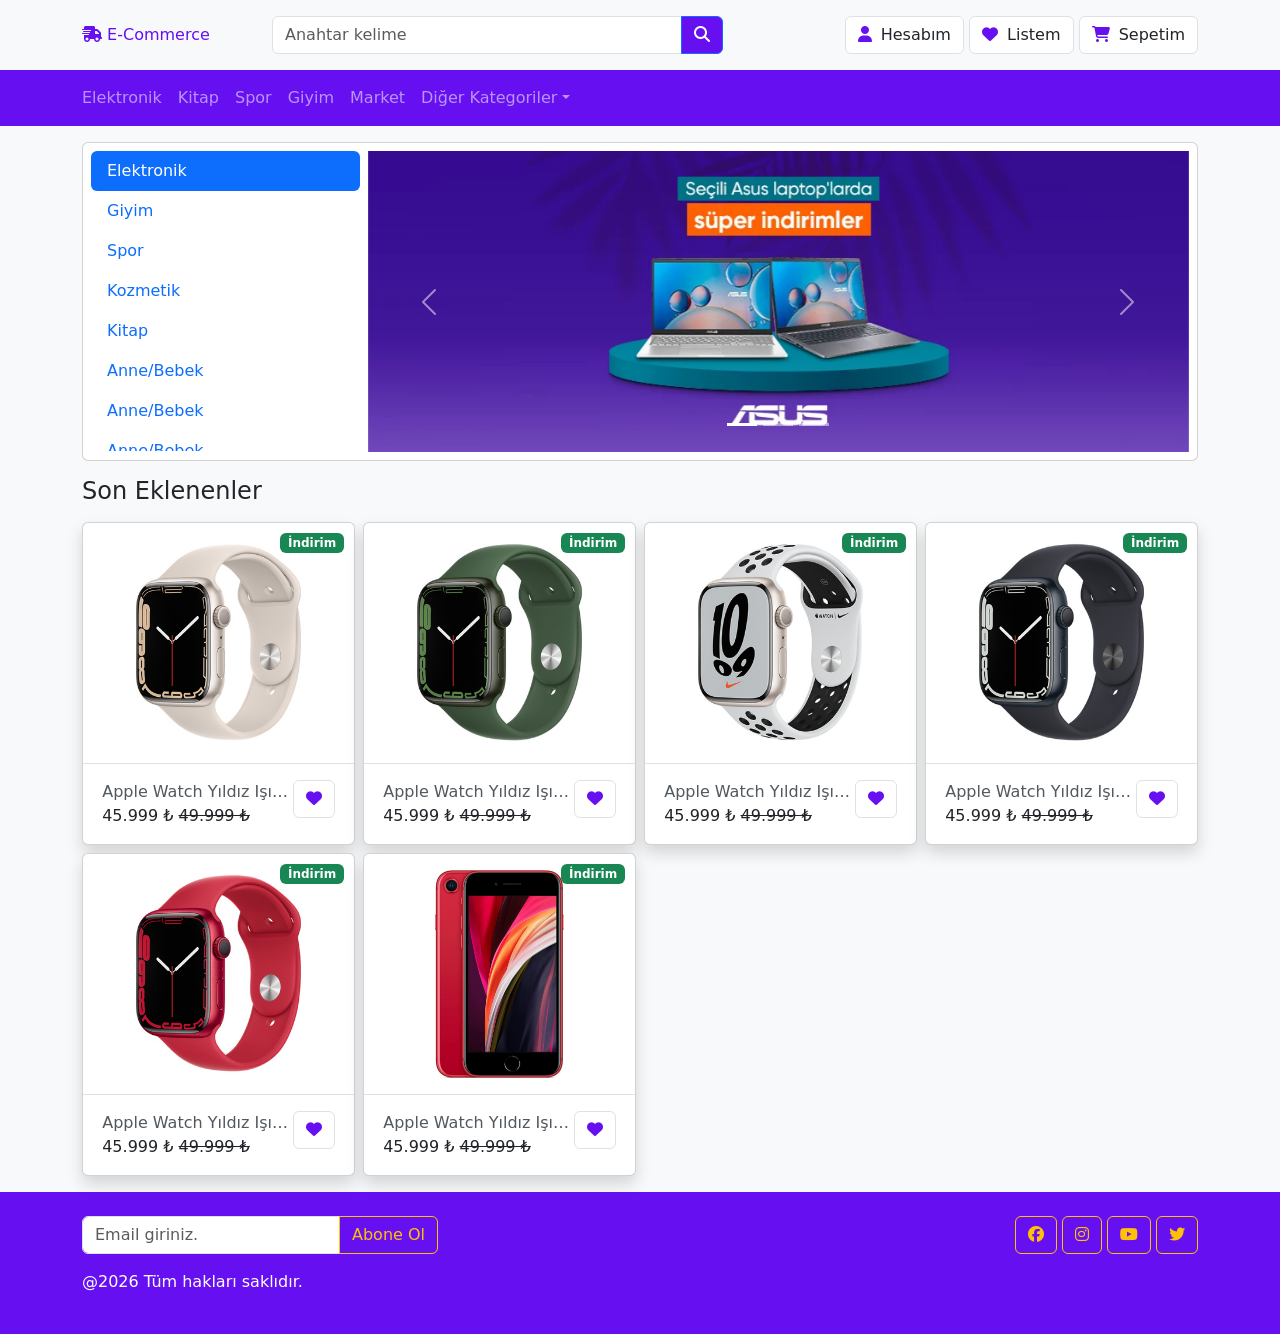
<file: index.html>
<!DOCTYPE html>
<html lang="en">
<head>
    <meta charset="UTF-8">
    <meta name="viewport" content="width=device-width, initial-scale=1.0">
    <link rel="stylesheet" href="https://cdnjs.cloudflare.com/ajax/libs/bootstrap/5.3.3/css/bootstrap.min.css" />
    <link rel="stylesheet" href="https://cdnjs.cloudflare.com/ajax/libs/font-awesome/6.7.0/css/all.min.css" />
    <link rel="stylesheet" href="css/styles.css">
    <title>E-Commerce</title>
</head>
<body class="bg-light">
    
    <header>
        <section class="top-bar">
            <div class="container">
                <div class="row gy-2 align-items-center">
                    <div class="col-lg-2 col-sm-4 col-4">
                        <a href="index.html" class="navbar-brand"><i class="fa-solid fa-truck-fast"></i> E-Commerce</a>
                    </div>
                   
                    <div class="col-lg-5 col-sm-8 col-8 order-lg-last">
                        <div class="text-end">
                            <a href="#" class="btn btn-light">
                                <i class="fa fa-user"></i> <span class="ms-1 d-none d-sm-inline-block">Hesabım</span>
                            </a>
                            <a href="#" class="btn btn-light">
                                <i class="fa fa-heart"></i> <span class="ms-1 d-none d-sm-inline-block">Listem</span>
                            </a>
                            <a href="shopping-cart.html" class="btn btn-light">
                                <i class="fa fa-shopping-cart"></i> <span class="ms-1 d-none d-sm-inline-block">Sepetim</span>
                            </a>
                        </div>
                    </div>
                    <div class="col-lg-5">
                        <form>
                            <div class="input-group">
                                <input type="text" placeholder="Anahtar kelime" class="form-control">
                                <button class="btn btn-primary"><i class="fa fa-search"></i></button>
                            </div>
                        </form>
                    </div>
                </div>
            </div>
        </section>

        <nav class="navbar navbar-dark bg-primary navbar-expand-lg">
            <div class="container">
                <button type="button" class="navbar-toggler" data-bs-toggle="collapse" data-bs-target="#navbar">
                    <span class="navbar-toggler-icon"></span>
                </button>
                <div class="collapse navbar-collapse" id="navbar">
                    <ul class="navbar-nav">
                        <li class="nav-item">
                            <a href="#" class="nav-link ps-0">Elektronik</a>
                        </li>
                        <li class="nav-item">
                            <a href="#" class="nav-link">Kitap</a>
                        </li>
                        <li class="nav-item">
                            <a href="#" class="nav-link">Spor</a>
                        </li>
                        <li class="nav-item">
                            <a href="#" class="nav-link">Giyim</a>
                        </li>
                        <li class="nav-item">
                            <a href="#" class="nav-link">Market</a>
                        </li>
                        <li class="nav-item dropdown">
                            <a href="#" class="nav-link dropdown-toggle" data-bs-toggle="dropdown" >Diğer Kategoriler</a>
                            <ul class="dropdown-menu">
                                <li><a href="#" class="dropdown-item">Kategori 1</a></li>
                                <li><a href="#" class="dropdown-item">Kategori 2</a></li>
                                <li><a href="#" class="dropdown-item">Kategori 3</a></li>
                            </ul>
                        </li>
                    </ul>
                </div>
            </div>
        </nav>
    </header>

    <section class="mt-3">
        <div class="container">
            <div class="card">
                <div class="row p-1 p-lg-2 gx-2">
                    <div class="col-lg-3 d-none d-lg-block">
                        <!-- menu -->
                        <nav class="nav nav-pills flex-column flex-nowrap overflow-auto slider_nav">
                            <a href="#" class="nav-link active">Elektronik</a>
                            <a href="#" class="nav-link">Giyim</a>
                            <a href="#" class="nav-link">Spor</a>
                            <a href="#" class="nav-link">Kozmetik</a>
                            <a href="#" class="nav-link">Kitap</a>
                            <a href="#" class="nav-link">Anne/Bebek</a>
                            <a href="#" class="nav-link">Anne/Bebek</a>
                            <a href="#" class="nav-link">Anne/Bebek</a>
                            <a href="#" class="nav-link">Anne/Bebek</a>
                            <a href="#" class="nav-link">Anne/Bebek</a>
                            <a href="#" class="nav-link">Anne/Bebek</a>
                        </nav>
                    </div>
                    <div class="col-lg-9">
                        <!-- slider -->
                        <div id="slider" class="carousel slide" data-bs-ride="carousel">
                            <div class="carousel-indicators">
                                <button type="button" data-bs-target="#slider" data-bs-slide-to="0" class="active"></button>
                                <button type="button" data-bs-target="#slider" data-bs-slide-to="1" ></button>
                                <button type="button" data-bs-target="#slider" data-bs-slide-to="2" ></button>
                            </div>
                            <div class="carousel-inner">
                                <div class="carousel-item active">
                                    <img src="/img/slider-1.jpeg" alt="slider 1" class="d-block w-100">
                                </div>
                                <div class="carousel-item">
                                    <img src="/img/slider-2.jpeg" alt="slider 2" class="d-block w-100">
                                </div>
                                <div class="carousel-item">
                                    <img src="/img/slider-3.jpeg" alt="slider 3" class="d-block w-100">
                                </div>
                            </div>
                            <button type="button" class="carousel-control-prev" data-bs-target="#slider" data-bs-slide="prev">
                                <span class="carousel-control-prev-icon"></span>
                            </button>
                            <button type="button" class="carousel-control-next" data-bs-target="#slider" data-bs-slide="next">
                                <span class="carousel-control-next-icon"></span>
                            </button>
                        </div>
                    </div>
                </div>
            </div>
        </div>
    </section>

    <section class="mt-3">
        <div class="container">
            <h3 class="h4 mb-1 mb-lg-3">Son Eklenenler</h3>

            <div class="row row-cols-2 row-cols-md-3 row-cols-lg-4 g-2">
                <div class="col">
                    <div class="card shadow">
                        <div class="img-wrap">
                            <span class="badge bg-success">İndirim</span>
                            <img src="img/1.jpeg" alt="ürün 1" class="card-img-top">
                        </div>

                        <div class="border-top info-wrap">
                            <a href="#" class="float-end btn btn-light">
                                <i class="fa fa-heart"></i>
                            </a>
                            <a href="details.html" class="title text-truncate">Apple Watch Yıldız Işığı Alüminyum Kasa ve Spor Kordon</a>
                            <div class="price-wrap">
                                <span class="price-discount">45.999 ₺</span>
                                <del class="price">49.999 ₺</del>
                            </div>
                        </div>
                    </div>
                </div>
                <div class="col">
                    <div class="card shadow">
                        <div class="img-wrap">
                            <span class="badge bg-success">İndirim</span>
                            <img src="img/2.jpeg" alt="ürün 1" class="card-img-top">
                        </div>

                        <div class="border-top info-wrap">
                            <a href="#" class="float-end btn btn-light">
                                <i class="fa fa-heart"></i>
                            </a>
                            <a href="#" class="title text-truncate">Apple Watch Yıldız Işığı Alüminyum Kasa ve spor Kordon</a>
                            <div class="price-wrap">
                                <span class="price-discount">45.999 ₺</span>
                                <del class="price">49.999 ₺</del>
                            </div>
                        </div>
                    </div>
                </div>
                <div class="col">
                    <div class="card shadow">
                        <div class="img-wrap">
                            <span class="badge bg-success">İndirim</span>
                            <img src="img/3.jpeg" alt="ürün 1" class="card-img-top">
                        </div>

                        <div class="border-top info-wrap">
                            <a href="#" class="float-end btn btn-light">
                                <i class="fa fa-heart"></i>
                            </a>
                            <a href="#" class="title text-truncate">Apple Watch Yıldız Işığı Alüminyum Kasa ve spor Kordon</a>
                            <div class="price-wrap">
                                <span class="price-discount">45.999 ₺</span>
                                <del class="price">49.999 ₺</del>
                            </div>
                        </div>
                    </div>
                </div>
                <div class="col">
                    <div class="card shadow">
                        <div class="img-wrap">
                            <span class="badge bg-success">İndirim</span>
                            <img src="img/4.jpeg" alt="ürün 1" class="card-img-top">
                        </div>

                        <div class="border-top info-wrap">
                            <a href="#" class="float-end btn btn-light">
                                <i class="fa fa-heart"></i>
                            </a>
                            <a href="#" class="title text-truncate">Apple Watch Yıldız Işığı Alüminyum Kasa ve spor Kordon</a>
                            <div class="price-wrap">
                                <span class="price-discount">45.999 ₺</span>
                                <del class="price">49.999 ₺</del>
                            </div>
                        </div>
                    </div>
                </div>
                <div class="col">
                    <div class="card shadow">
                        <div class="img-wrap">
                            <span class="badge bg-success">İndirim</span>
                            <img src="img/5.jpeg" alt="ürün 1" class="card-img-top">
                        </div>

                        <div class="border-top info-wrap">
                            <a href="#" class="float-end btn btn-light">
                                <i class="fa fa-heart"></i>
                            </a>
                            <a href="#" class="title text-truncate">Apple Watch Yıldız Işığı Alüminyum Kasa ve spor Kordon</a>
                            <div class="price-wrap">
                                <span class="price-discount">45.999 ₺</span>
                                <del class="price">49.999 ₺</del>
                            </div>
                        </div>
                    </div>
                </div>
                <div class="col">
                    <div class="card shadow">
                        <div class="img-wrap">
                            <span class="badge bg-success">İndirim</span>
                            <img src="img/6.jpeg" alt="ürün 1" class="card-img-top">
                        </div>

                        <div class="border-top info-wrap">
                            <a href="#" class="float-end btn btn-light">
                                <i class="fa fa-heart"></i>
                            </a>
                            <a href="#" class="title text-truncate">Apple Watch Yıldız Işığı Alüminyum Kasa ve spor Kordon</a>
                            <div class="price-wrap">
                                <span class="price-discount">45.999 ₺</span>
                                <del class="price">49.999 ₺</del>
                            </div>
                        </div>
                    </div>
                </div>
            </div>
        </div>
    </section>

    <footer class="mt-3 py-4 bg-primary">
        <div class="container">
            <div class="row gy-3">
                <div class="col-md-6 col-lg-4">
                    <form>
                        <div class="input-group">
                            <input type="email" class="form-control" placeholder="Email giriniz.">
                            <button type="button" class="btn btn-outline-warning">Abone Ol</button>
                        </div>
                    </form>
                </div>
                <div class="col-md-6 col-lg-8">
                    <nav class="text-center text-md-end">
                        <a href="#" class="btn btn-icon btn-outline-warning">
                            <i class="fab fa-facebook"></i>
                        </a>
                        <a href="#" class="btn btn-icon btn-outline-warning">
                            <i class="fab fa-instagram"></i>
                        </a>
                        <a href="#" class="btn btn-icon btn-outline-warning">
                            <i class="fab fa-youtube"></i>
                        </a>
                        <a href="#" class="btn btn-icon btn-outline-warning">
                            <i class="fab fa-twitter"></i>
                        </a>
                    </nav>
                </div>
                <div class="col-12">
                    <p class="text-center text-md-start text-white">
                        @2026 Tüm hakları saklıdır.
                    </p>
                </div>
            </div>
        </div>
    </footer>

    <script src="https://cdnjs.cloudflare.com/ajax/libs/bootstrap/5.3.3/js/bootstrap.bundle.min.js"></script>
</body>
</html>
</file>
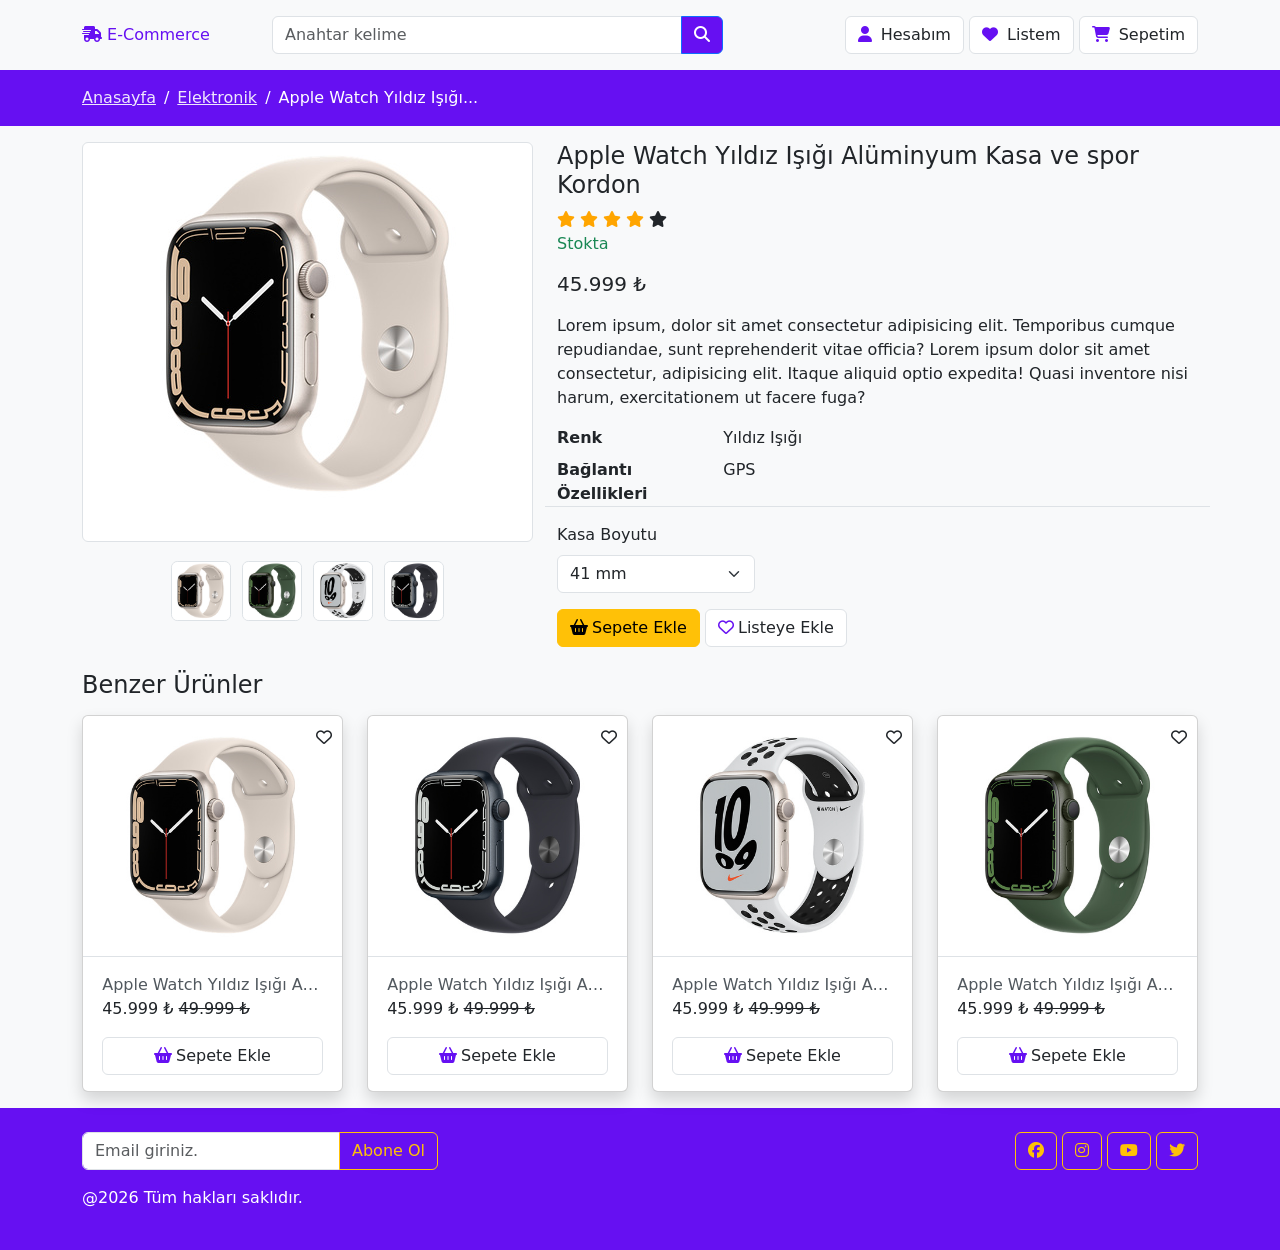
<file: details.html>
<!DOCTYPE html>
<html lang="en">

<head>
    <meta charset="UTF-8">
    <meta name="viewport" content="width=device-width, initial-scale=1.0">
    <link rel="stylesheet" href="https://cdnjs.cloudflare.com/ajax/libs/bootstrap/5.3.3/css/bootstrap.min.css" />
    <link rel="stylesheet" href="https://cdnjs.cloudflare.com/ajax/libs/font-awesome/6.7.0/css/all.min.css" />
    <link rel="stylesheet" href="css/styles.css">
    <title>E-Commerce</title>
</head>

<body class="bg-light">

    <header>
        <section class="top-bar">
            <div class="container">
                <div class="row gy-2 align-items-center">
                    <div class="col-lg-2 col-sm-4 col-4">
                        <a href="index.html" class="navbar-brand"><i class="fa-solid fa-truck-fast"></i> E-Commerce</a>
                    </div>

                    <div class="col-lg-5 col-sm-8 col-8 order-lg-last">
                        <div class="text-end">
                            <a href="#" class="btn btn-light">
                                <i class="fa fa-user"></i> <span class="ms-1 d-none d-sm-inline-block">Hesabım</span>
                            </a>
                            <a href="#" class="btn btn-light">
                                <i class="fa fa-heart"></i> <span class="ms-1 d-none d-sm-inline-block">Listem</span>
                            </a>
                            <a href="#" class="btn btn-light">
                                <i class="fa fa-shopping-cart"></i> <span
                                    class="ms-1 d-none d-sm-inline-block">Sepetim</span>
                            </a>
                        </div>
                    </div>
                    <div class="col-lg-5">
                        <form>
                            <div class="input-group">
                                <input type="text" placeholder="Anahtar kelime" class="form-control">
                                <button class="btn btn-primary"><i class="fa fa-search"></i></button>
                            </div>
                        </form>
                    </div>
                </div>
            </div>
        </section>

        <section class="bg-primary p-3">
            <div class="container">
                <nav>
                    <ol class="breadcrumb mb-0">
                        <li class="breadcrumb-item">
                            <a href="index.html">Anasayfa</a>
                        </li>
                        <li class="breadcrumb-item">
                            <a href="#">Elektronik</a>
                        </li>
                        <li class="breadcrumb-item">
                            Apple Watch Yıldız Işığı...
                        </li>
                    </ol>
                </nav>
            </div>
        </section>
    </header>

    <section class="mt-3">
        <div class="container">
            <div class="row">
                <div class="col-lg-5">
                    <div class="gallery-wrap">
                        <div class="img-big-wrap img-thumbnail">
                            <a href="img/1-big.jpeg" data-type="image" data-fslightbox>
                                <img src="img/1.jpeg" alt="">
                            </a>
                        </div>
                        <div class="thumbs-wrap">
                            <a href="img/1-big.jpeg" data-type="image" data-fslightbox>
                                <img src="img/1.jpeg" height="60" alt="">
                            </a>
                            <a href="img/2-big.jpeg" data-type="image" data-fslightbox>
                                <img src="img/2.jpeg" height="60" alt="">
                            </a>
                            <a href="img/3-big.jpeg" data-type="image" data-fslightbox>
                                <img src="img/3.jpeg" height="60" alt="">
                            </a>
                            <a href="img/4-big.jpeg" data-type="image" data-fslightbox>
                                <img src="img/4.jpeg" height="60" alt="">
                            </a>
                        </div>
                    </div>
                </div>
                <div class="col-lg-7">
                    <!-- ürün detayları -->
                    <article>
                        <h4 class="title text-dark">Apple Watch Yıldız Işığı Alüminyum Kasa ve spor Kordon</h4>
                        <div class="rating-wrap">
                            <span class="fa fa-star checked"></span>
                            <span class="fa fa-star checked"></span>
                            <span class="fa fa-star checked"></span>
                            <span class="fa fa-star checked"></span>
                            <span class="fa fa-star"></span>
                        </div>
                        <p class="text-success">Stokta</p>
                        <div class="mb-3"><b class="price h5">45.999 ₺</b></div>
                        <div class="product-description">Lorem ipsum, dolor sit amet consectetur adipisicing elit.
                            Temporibus cumque repudiandae, sunt reprehenderit vitae officia?
                            Lorem ipsum dolor sit amet consectetur, adipisicing elit.
                            Itaque aliquid optio expedita! Quasi inventore nisi harum, exercitationem ut facere fuga?
                        </div>
                        <dl class="row border-bottom mt-3">
                            <dt class="col-3">Renk</dt>
                            <dd class="col-9">Yıldız Işığı</dd>
                            <dt class="col-3">Bağlantı Özellikleri</dt>
                            <dd class="col-9">GPS</dd>
                        </dl>
                        <div class="row mb-3">
                            <div class="col-md-4 col-6">
                                <label class="form-label">Kasa Boyutu</label>
                                <select class="form-select">
                                    <option value="">41 mm</option>
                                    <option value="">45 mm</option>
                                </select>
                            </div>
                        </div>
                        <div class="buttons">
                            <a href="" class="btn btn-warning">
                                <i class="fa fa-shopping-basket me-1"></i>Sepete Ekle
                            </a>
                            <a href="" class="btn btn-light">
                                <i class="fa-regular fa-heart basket me-1"></i>Listeye Ekle
                            </a>
                        </div>
                    </article>
                </div>
            </div>
        </div>
    </section>

    <section class="mt-4">
        <div class="container">
            <h4 class="mb-3">Benzer Ürünler</h4>
            <div class="row gy-3">
                <div class="col-lg-3 col-sm-6">
                    <div class="card shadow">
                        <div class="img-wrap">
                            <span><i class="fa-regular fa-heart"></i></span>
                            <img src="img/1.jpeg" alt="ürün 1" class="card-img-top">
                        </div>

                        <div class="border-top info-wrap">
                            <a href="details.html" class="title text-truncate">Apple Watch Yıldız Işığı Alüminyum Kasa
                                ve Spor Kordon</a>
                            <div class="price-wrap mb-3">
                                <span class="price-discount">45.999 ₺</span>
                                <del class="price">49.999 ₺</del>
                            </div>
                            <a href="" class="btn btn-light w-100"><i class="fa fa-shopping-basket me-1"></i>Sepete Ekle</a>
                        </div>
                    </div>
                    
                </div>
                                <div class="col-lg-3 col-sm-6">
                    <div class="card shadow">
                        <div class="img-wrap">
                            <span><i class="fa-regular fa-heart"></i></span>
                            <img src="img/4.jpeg" alt="ürün 1" class="card-img-top">
                        </div>

                        <div class="border-top info-wrap">
                            <a href="details.html" class="title text-truncate">Apple Watch Yıldız Işığı Alüminyum Kasa
                                ve Spor Kordon</a>
                            <div class="price-wrap mb-3">
                                <span class="price-discount">45.999 ₺</span>
                                <del class="price">49.999 ₺</del>
                            </div>
                            <a href="" class="btn btn-light w-100"><i class="fa fa-shopping-basket me-1"></i>Sepete Ekle</a>
                        </div>
                    </div>
                    
                </div>
                                <div class="col-lg-3 col-sm-6">
                    <div class="card shadow">
                        <div class="img-wrap">
                            <span><i class="fa-regular fa-heart"></i></span>
                            <img src="img/3.jpeg" alt="ürün 1" class="card-img-top">
                        </div>

                        <div class="border-top info-wrap">
                            <a href="details.html" class="title text-truncate">Apple Watch Yıldız Işığı Alüminyum Kasa
                                ve Spor Kordon</a>
                            <div class="price-wrap mb-3">
                                <span class="price-discount">45.999 ₺</span>
                                <del class="price">49.999 ₺</del>
                            </div>
                            <a href="" class="btn btn-light w-100"><i class="fa fa-shopping-basket me-1"></i>Sepete Ekle</a>
                        </div>
                    </div>
                    
                </div>
                                <div class="col-lg-3 col-sm-6">
                    <div class="card shadow">
                        <div class="img-wrap">
                            <span><i class="fa-regular fa-heart"></i></span>
                            <img src="img/2.jpeg" alt="ürün 1" class="card-img-top">
                        </div>

                        <div class="border-top info-wrap">
                            <a href="details.html" class="title text-truncate">Apple Watch Yıldız Işığı Alüminyum Kasa
                                ve Spor Kordon</a>
                            <div class="price-wrap mb-3">
                                <span class="price-discount">45.999 ₺</span>
                                <del class="price">49.999 ₺</del>
                            </div>
                            <a href="" class="btn btn-light w-100"><i class="fa fa-shopping-basket me-1"></i>Sepete Ekle</a>
                        </div>
                    </div>
                    
                </div>
            </div>
        </div>
    </section>

    <footer class="mt-3 py-4 bg-primary">
        <div class="container">
            <div class="row gy-3">
                <div class="col-md-6 col-lg-4">
                    <form>
                        <div class="input-group">
                            <input type="email" class="form-control" placeholder="Email giriniz.">
                            <button type="button" class="btn btn-outline-warning">Abone Ol</button>
                        </div>
                    </form>
                </div>
                <div class="col-md-6 col-lg-8">
                    <nav class="text-center text-md-end">
                        <a href="#" class="btn btn-icon btn-outline-warning">
                            <i class="fab fa-facebook"></i>
                        </a>
                        <a href="#" class="btn btn-icon btn-outline-warning">
                            <i class="fab fa-instagram"></i>
                        </a>
                        <a href="#" class="btn btn-icon btn-outline-warning">
                            <i class="fab fa-youtube"></i>
                        </a>
                        <a href="#" class="btn btn-icon btn-outline-warning">
                            <i class="fab fa-twitter"></i>
                        </a>
                    </nav>
                </div>
                <div class="col-12">
                    <p class="text-center text-md-start text-white">
                        @2026 Tüm hakları saklıdır.
                    </p>
                </div>
            </div>
        </div>
    </footer>

    <script src="/js/fslightbox.js"></script>
    <script src="https://cdnjs.cloudflare.com/ajax/libs/bootstrap/5.3.3/js/bootstrap.bundle.min.js"></script>
</body>

</html>
</file>
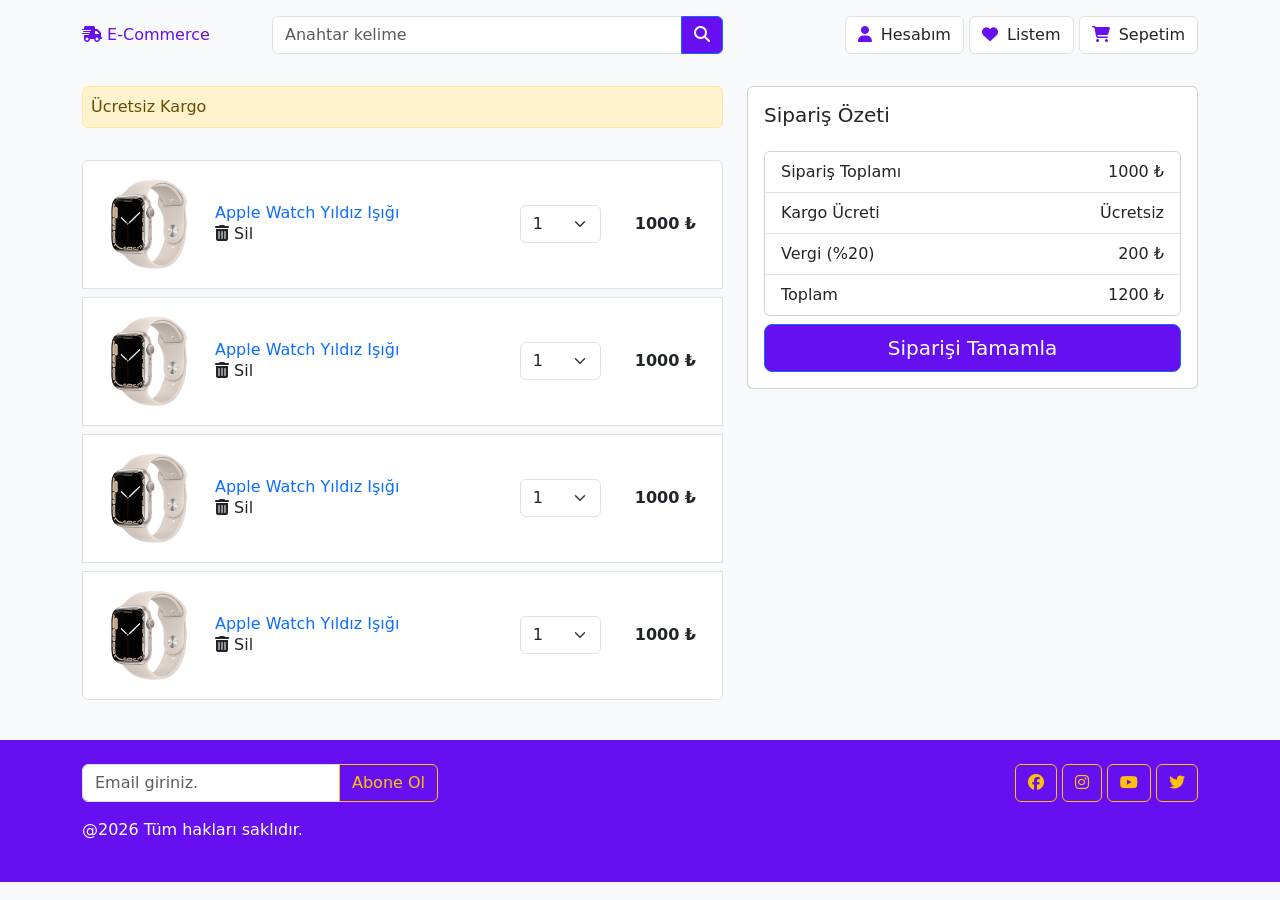
<file: shopping-cart.html>
<!DOCTYPE html>
<html lang="en">
<head>
    <meta charset="UTF-8">
    <meta name="viewport" content="width=device-width, initial-scale=1.0">
    <link rel="stylesheet" href="https://cdnjs.cloudflare.com/ajax/libs/bootstrap/5.3.3/css/bootstrap.min.css" />
    <link rel="stylesheet" href="https://cdnjs.cloudflare.com/ajax/libs/font-awesome/6.7.0/css/all.min.css" />
    <link rel="stylesheet" href="css/styles.css">
    <title>E-Commerce</title>
</head>
<body class="bg-light">
    
    <header>
        <section class="top-bar">
            <div class="container">
                <div class="row gy-2 align-items-center">
                    <div class="col-lg-2 col-sm-4 col-4">
                        <a href="index.html" class="navbar-brand"><i class="fa-solid fa-truck-fast"></i> E-Commerce</a>
                    </div>
                   
                    <div class="col-lg-5 col-sm-8 col-8 order-lg-last">
                        <div class="text-end">
                            <a href="#" class="btn btn-light">
                                <i class="fa fa-user"></i> <span class="ms-1 d-none d-sm-inline-block">Hesabım</span>
                            </a>
                            <a href="#" class="btn btn-light">
                                <i class="fa fa-heart"></i> <span class="ms-1 d-none d-sm-inline-block">Listem</span>
                            </a>
                            <a href="#" class="btn btn-light">
                                <i class="fa fa-shopping-cart"></i> <span class="ms-1 d-none d-sm-inline-block">Sepetim</span>
                            </a>
                        </div>
                    </div>
                    <div class="col-lg-5">
                        <form>
                            <div class="input-group">
                                <input type="text" placeholder="Anahtar kelime" class="form-control">
                                <button class="btn btn-primary"><i class="fa fa-search"></i></button>
                            </div>
                        </form>
                    </div>
                </div>
            </div>
        </section>
    </header>

    <section class="mt-3">
        <div class="container">
            <div class="row">
                <div class="col-lg-7">
                    <div class="alert alert-warning p-2">Ücretsiz Kargo</div>
                    <div class="py-3">
                        <ul class="list-group">
                            <li class="py-3 mb-2 border-top list-group-item">
                                <div class="row align-items-center">
                                    <div class="col-8">
                                        <div class="d-flex align-items-center">
                                            <img src="/img/1.jpeg" style="width: 100px;" alt="">
                                            <div class="ms-3">
                                                <a class="text-decoration-none" href="#">
                                                    <h6 class="mb-0">Apple Watch Yıldız Işığı</h6>
                                                </a>
                                                <i class="fa-solid fa-trash-can"></i> Sil
                                            </div>
                                        </div>
                                    </div>
                                    <div class="col-2">
                                        <select class="form-select">
                                            <option>1</option>
                                            <option>2</option>
                                            <option>3</option>
                                        </select>
                                    </div>
                                    <div class="col-2 text-center">
                                        <span class="fw-bold">1000 ₺</span>
                                    </div>
                                </div>
                            </li>
                            <li class="py-3 mb-2 border-top list-group-item">
                                <div class="row align-items-center">
                                    <div class="col-8">
                                        <div class="d-flex align-items-center">
                                            <img src="/img/1.jpeg" style="width: 100px;" alt="">
                                            <div class="ms-3">
                                                <a class="text-decoration-none" href="#">
                                                    <h6 class="mb-0">Apple Watch Yıldız Işığı</h6>
                                                </a>
                                                <i class="fa-solid fa-trash-can"></i> Sil
                                            </div>
                                        </div>
                                    </div>
                                    <div class="col-2">
                                        <select class="form-select">
                                            <option>1</option>
                                            <option>2</option>
                                            <option>3</option>
                                        </select>
                                    </div>
                                    <div class="col-2 text-center">
                                        <span class="fw-bold">1000 ₺</span>
                                    </div>
                                </div>
                            </li>
                            <li class="py-3 mb-2 border-top list-group-item">
                                <div class="row align-items-center">
                                    <div class="col-8">
                                        <div class="d-flex align-items-center">
                                            <img src="/img/1.jpeg" style="width: 100px;" alt="">
                                            <div class="ms-3">
                                                <a class="text-decoration-none" href="#">
                                                    <h6 class="mb-0">Apple Watch Yıldız Işığı</h6>
                                                </a>
                                                <i class="fa-solid fa-trash-can"></i> Sil
                                            </div>
                                        </div>
                                    </div>
                                    <div class="col-2">
                                        <select class="form-select">
                                            <option>1</option>
                                            <option>2</option>
                                            <option>3</option>
                                        </select>
                                    </div>
                                    <div class="col-2 text-center">
                                        <span class="fw-bold">1000 ₺</span>
                                    </div>
                                </div>
                            </li>
                            <li class="py-3 mb-2 border-top list-group-item">
                                <div class="row align-items-center">
                                    <div class="col-8">
                                        <div class="d-flex align-items-center">
                                            <img src="/img/1.jpeg" style="width: 100px;" alt="">
                                            <div class="ms-3">
                                                <a class="text-decoration-none" href="#">
                                                    <h6 class="mb-0">Apple Watch Yıldız Işığı</h6>
                                                </a>
                                                <i class="fa-solid fa-trash-can"></i> Sil
                                            </div>
                                        </div>
                                    </div>
                                    <div class="col-2">
                                        <select class="form-select">
                                            <option>1</option>
                                            <option>2</option>
                                            <option>3</option>
                                        </select>
                                    </div>
                                    <div class="col-2 text-center">
                                        <span class="fw-bold">1000 ₺</span>
                                    </div>
                                </div>
                            </li>
                        </ul>
                    </div>
                </div>
                <div class="col-lg-5">
                    <div class="card">
                        <div class="p-3 card-body">
                            <h2 class="h5 mb-4">Sipariş Özeti</h2>
                            <div class="card mb-2">
                                <div class="list-group list-group-flush">
                                    <div class="d-flex justify-content-center align-items-center list-group-item">
                                        <div class="me-auto">
                                            <div>Sipariş Toplamı</div>
                                        </div>
                                        <span>1000 ₺</span>
                                        
                                    </div>
                                    <div class="d-flex justify-content-center align-items-center list-group-item">
                                        <div class="me-auto">
                                            <div>Kargo Ücreti</div></div>
                                            <span>Ücretsiz</span>
                                    </div>
                                    <div class="d-flex justify-content-center align-items-center list-group-item">
                                        <div class="me-auto">
                                            <div>Vergi (%20)</div>
                                        </div>
                                        <span>200 ₺</span>
                                    </div>
                                    <div class="d-flex justify-content-center align-items-center list-group-item">
                                        <div class="me-auto">
                                            <div>Toplam</div>
                                        </div>
                                        <span>1200 ₺</span>
                                    </div>
                                </div>
                            </div>
                            <div class="d-grid">
                                <a href="#" class="btn btn-primary btn-lg">
                                    Siparişi Tamamla
                                </a>
                            </div>
                        </div>
                    </div>
                </div>
            </div>
        </div>
    </section>

    <footer class="mt-3 py-4 bg-primary">
        <div class="container">
            <div class="row gy-3">
                <div class="col-md-6 col-lg-4">
                    <form>
                        <div class="input-group">
                            <input type="email" class="form-control" placeholder="Email giriniz.">
                            <button type="button" class="btn btn-outline-warning">Abone Ol</button>
                        </div>
                    </form>
                </div>
                <div class="col-md-6 col-lg-8">
                    <nav class="text-center text-md-end">
                        <a href="#" class="btn btn-icon btn-outline-warning">
                            <i class="fab fa-facebook"></i>
                        </a>
                        <a href="#" class="btn btn-icon btn-outline-warning">
                            <i class="fab fa-instagram"></i>
                        </a>
                        <a href="#" class="btn btn-icon btn-outline-warning">
                            <i class="fab fa-youtube"></i>
                        </a>
                        <a href="#" class="btn btn-icon btn-outline-warning">
                            <i class="fab fa-twitter"></i>
                        </a>
                    </nav>
                </div>
                <div class="col-12">
                    <p class="text-center text-md-start text-white">
                        @2026 Tüm hakları saklıdır.
                    </p>
                </div>
            </div>
        </div>
    </footer>

    <script src="/js/fslightbox.js"></script>
    <script src="https://cdnjs.cloudflare.com/ajax/libs/bootstrap/5.3.3/js/bootstrap.bundle.min.js"></script>
</body>
</html>
</file>
<file: css/styles.css>
:root {
    --primary: #6610F2;
}

.top-bar {
    padding-top: 1rem;
    padding-bottom: 1rem;
}

.btn-light {
    background-color: #fff;
    border-color: #dee2e6;
    color: #212529;
}

.bg-primary, .btn-primary {
    background-color: var(--primary) !important;
}

.navbar-brand {
    color: var(--primary);
}

.btn-light i {
    color: var(--primary);
}

.slider_nav {
    max-height: 250px;
}

@media (min-width: 1200px) {
    .slider_nav {
        max-height: 300px;
    }
}

@media (min-width: 1400px) {
    .slider_nav {
        max-height: 350px;
    }
}

.img-wrap {
    position: relative;
    padding: 1rem;
}

.img-wrap span {
    position: absolute;
    top: 10px;
    right: 10px;
}

.info-wrap {
    padding: 1rem 1.2rem;
}

.info-wrap .title {
    display: block;
    text-decoration: none;
    color: #51585e;
}

/* .price-wrap .price-discount {
    font-size: 1.2em;
} */

.img-wrap {
    height: 240px;
    text-align: center;
}

.img-wrap img {
    height: 100%;
    width: auto;
    max-width: 100%;
    object-fit: cover;
}

.breadcrumb a {
    color: #fff;
    opacity: .9;
}

.breadcrumb .breadcrumb-item {
    color: #fff;
}

.breadcrumb-item+.breadcrumb-item::before {
    color: #fff;
}

/* gallery */
.gallery-wrap .img-big-wrap {
    width: 100%;
    height: 400px;
    margin-bottom: 1rem;
    text-align: center;
}

.gallery-wrap .img-big-wrap img {
    max-width: 100%;
}

.gallery-wrap .thumbs-wrap {
    text-align: center;
}



.gallery-wrap .thumbs-wrap a {
    width: 60px;
    height: 60px;
    border: 1px solid #dde2e6;
    border-radius: .4rem;
    margin: 3px;
    display: inline-block;
    overflow: hidden;
}

.gallery-wrap .thumbs-wrap img {
    max-width: 100%;
    height: 100%;
    object-fit: cover;
    cursor: zoom-in;
}

.checked{
    color: orange;
}
</file>
